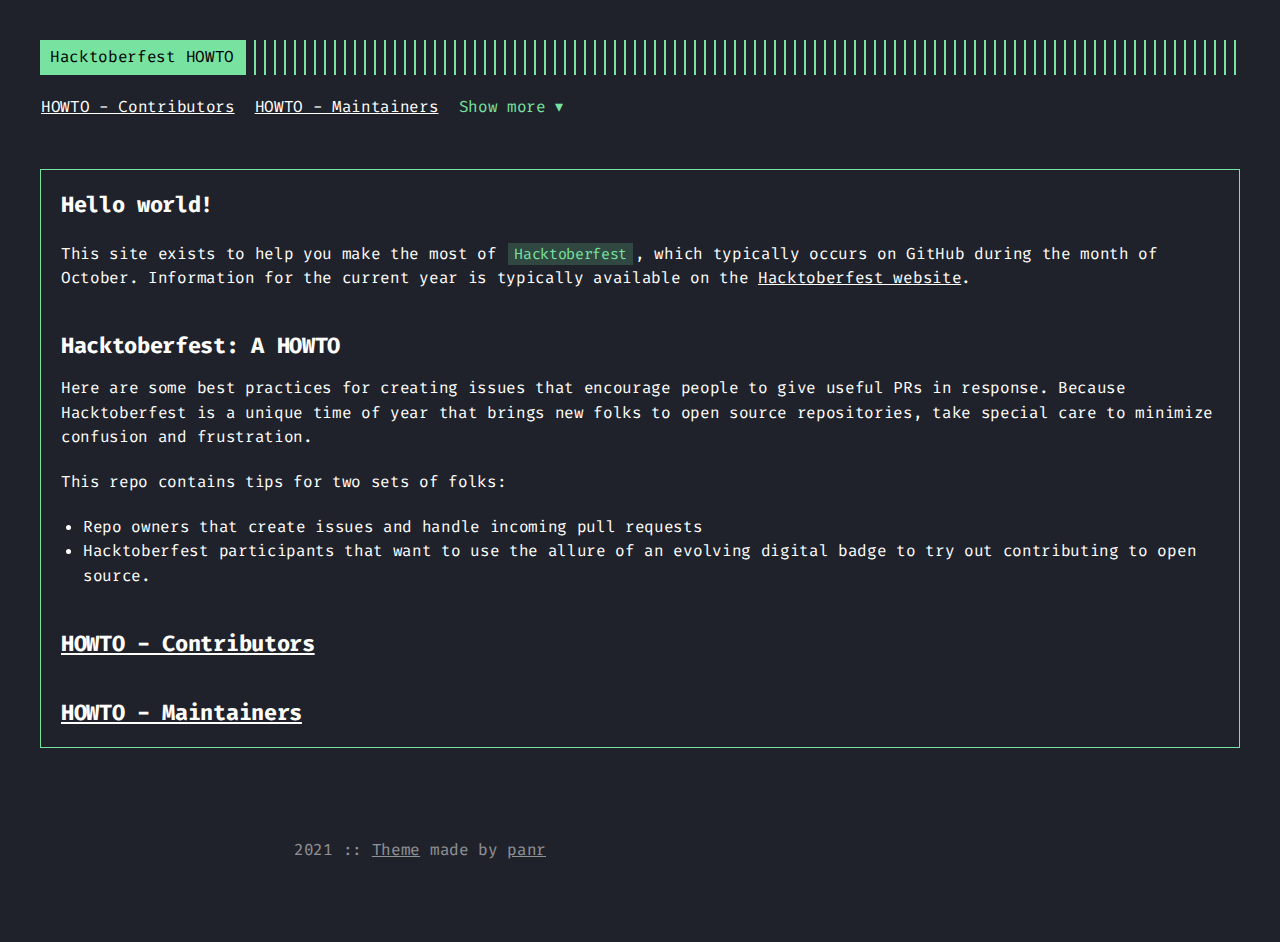
<file: index.html>
<!doctype html><html lang=en><head><meta name=generator content="Hugo 0.85.0"><title>Hacktoberfest HOWTO</title><meta charset=utf-8><meta name=viewport content="width=device-width,initial-scale=1"><meta name=description content="A community-created HOWTO for navigating Hacktoberfest"><meta name=keywords content="Hacktoberfest"><meta name=robots content="noodp"><link rel=canonical href=/><link rel=stylesheet href=/styles.css><link rel="shortcut icon" href=/img/theme-colors/green.png><link rel=apple-touch-icon href=/img/theme-colors/green.png><meta name=twitter:card content="summary"><meta name=twitter:site content><meta name=twitter:creator content><meta property="og:locale" content="en"><meta property="og:type" content="website"><meta property="og:title" content="Hacktoberfest HOWTO"><meta property="og:description" content="A community-created HOWTO for navigating Hacktoberfest"><meta property="og:url" content="/"><meta property="og:site_name" content="Hacktoberfest HOWTO"><meta property="og:image" content="/img/favicon/green.png"><meta property="og:image:width" content="1200"><meta property="og:image:height" content="627"><meta property="article:published_time" content="2021-09-15 20:34:52 +0000 UTC"><link href=/index.xml rel=alternate type=application/rss+xml title="Hacktoberfest HOWTO"></head><body class=green><div class="container full headings--one-size"><header class=header><div class=header__inner><div class=header__logo><a href=/><div class=logo>Hacktoberfest HOWTO</div></a></div><ul class="menu menu--mobile"><li class=menu__trigger>Menu&nbsp;▾</li><li><ul class=menu__dropdown><li><a href=/howto-contributors>HOWTO - Contributors</a></li><li><a href=/howto-maintainers>HOWTO - Maintainers</a></li><li><a href=/history>Theme History</a></li></ul></li></ul></div><nav class=navigation-menu><ul class="navigation-menu__inner menu--desktop"><li><a href=/howto-contributors>HOWTO - Contributors</a></li><li><a href=/howto-maintainers>HOWTO - Maintainers</a></li><li><ul class=menu><li class=menu__trigger>Show more&nbsp;▾</li><li><ul class=menu__dropdown><li><a href=/history>Theme History</a></li></ul></li></ul></li></ul></nav></header><div class=content><div class="index-content framed"><h3 id=hello-world>Hello world!</h3><p>This site exists to help you make the most of <code>Hacktoberfest</code>, which typically occurs on GitHub during the month of October. Information for the current year is typically available on the <a href=https://hacktoberfest.com/>Hacktoberfest website</a>.</p><h1 id=hacktoberfest-a-howto>Hacktoberfest: A HOWTO</h1><p>Here are some best practices for creating issues that encourage people to give useful PRs in response. Because Hacktoberfest is a unique time of year that brings new folks to open source repositories, take special care to minimize confusion and frustration.</p><p>This repo contains tips for two sets of folks:</p><ul><li>Repo owners that create issues and handle incoming pull requests</li><li>Hacktoberfest participants that want to use the allure of an evolving digital badge to try out contributing to open source.</li></ul><h1 id=howto---contributorshowto-contributors><a href=/howto-contributors>HOWTO - Contributors</a></h1><h1 id=howto---maintainershowto-maintainers><a href=/howto-maintainers>HOWTO - Maintainers</a></h1></div><div class=posts><div class=pagination><div class=pagination__buttons></div></div></div></div><footer class=footer><div class=footer__inner><div class="copyright copyright--user"><span>2021</span>
<span>:: <a href=https://github.com/panr/hugo-theme-terminal target=_blank>Theme</a> made by <a href=https://github.com/panr target=_blank>panr</a></span></div></div></footer><script type=text/javascript src=/bundle.min.js></script></div></body></html>
</file>
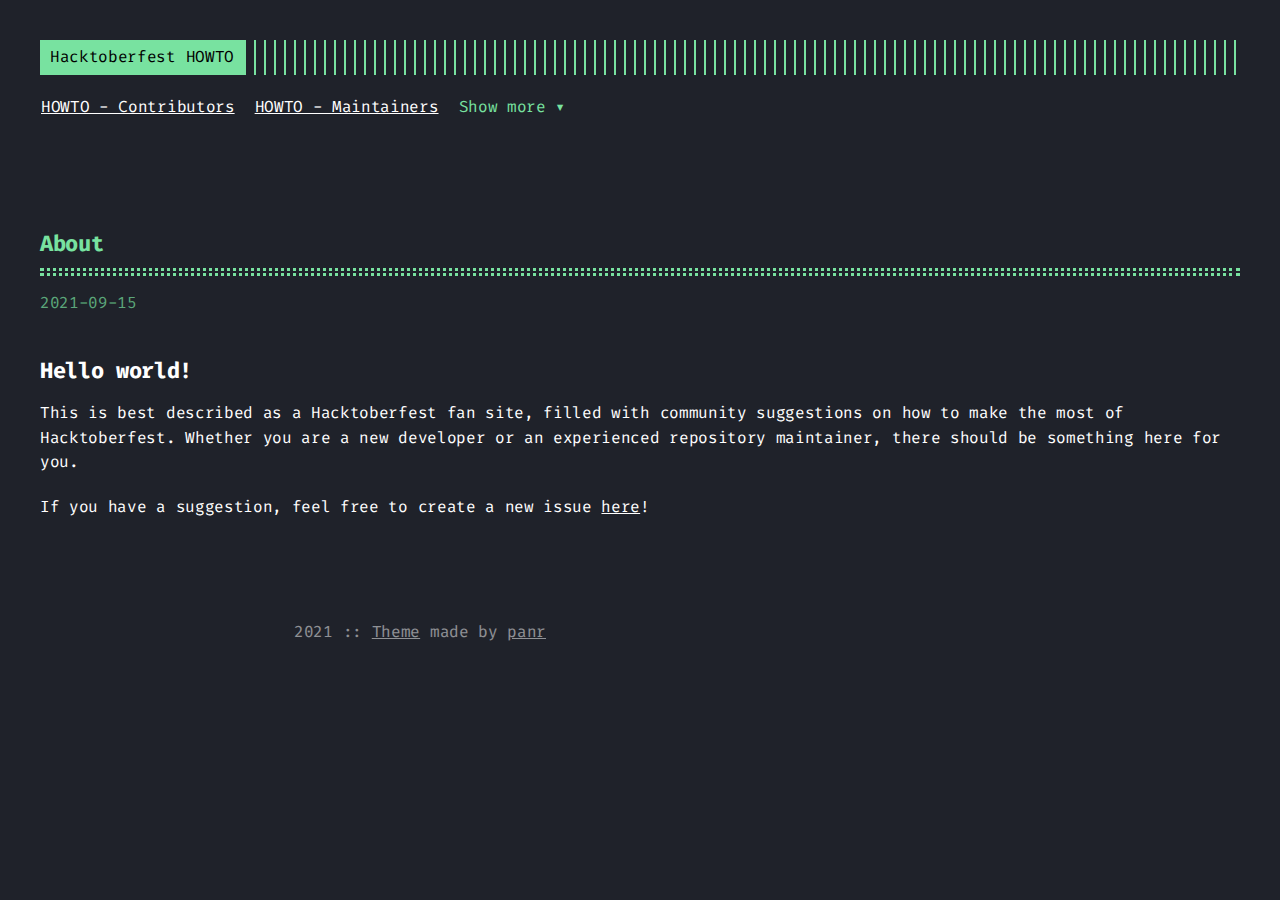
<file: about/index.html>
<!doctype html><html lang=en><head><title>About :: Hacktoberfest HOWTO</title><meta charset=utf-8><meta name=viewport content="width=device-width,initial-scale=1"><meta name=description content="Hello world! This is best described as a Hacktoberfest fan site, filled with community suggestions on how to make the most of Hacktoberfest. Whether you are a new developer or an experienced repository maintainer, there should be something here for you.
If you have a suggestion, feel free to create a new issue here!"><meta name=keywords content="Hacktoberfest"><meta name=robots content="noodp"><link rel=canonical href=/about/><link rel=stylesheet href=/styles.css><link rel="shortcut icon" href=/img/theme-colors/green.png><link rel=apple-touch-icon href=/img/theme-colors/green.png><meta name=twitter:card content="summary"><meta name=twitter:site content><meta name=twitter:creator content><meta property="og:locale" content="en"><meta property="og:type" content="article"><meta property="og:title" content="About"><meta property="og:description" content="Hello world! This is best described as a Hacktoberfest fan site, filled with community suggestions on how to make the most of Hacktoberfest. Whether you are a new developer or an experienced repository maintainer, there should be something here for you.
If you have a suggestion, feel free to create a new issue here!"><meta property="og:url" content="/about/"><meta property="og:site_name" content="Hacktoberfest HOWTO"><meta property="og:image" content="/img/favicon/green.png"><meta property="og:image:width" content="1200"><meta property="og:image:height" content="627"><meta property="article:published_time" content="2021-09-15 20:09:36 +0000 UTC"></head><body class=green><div class="container full headings--one-size"><header class=header><div class=header__inner><div class=header__logo><a href=/><div class=logo>Hacktoberfest HOWTO</div></a></div><ul class="menu menu--mobile"><li class=menu__trigger>Menu&nbsp;▾</li><li><ul class=menu__dropdown><li><a href=/howto-contributors>HOWTO - Contributors</a></li><li><a href=/howto-maintainers>HOWTO - Maintainers</a></li><li><a href=/history>Theme History</a></li></ul></li></ul></div><nav class=navigation-menu><ul class="navigation-menu__inner menu--desktop"><li><a href=/howto-contributors>HOWTO - Contributors</a></li><li><a href=/howto-maintainers>HOWTO - Maintainers</a></li><li><ul class=menu><li class=menu__trigger>Show more&nbsp;▾</li><li><ul class=menu__dropdown><li><a href=/history>Theme History</a></li></ul></li></ul></li></ul></nav></header><div class=content><article class=post><h1 class=post-title><a href=/about/>About</a></h1><div class=post-meta><time class=post-date>2021-09-15</time></div><div class=post-content><div><h1 id=hello-world>Hello world!<a href=#hello-world class=hanchor arialabel=Anchor>&#8983;</a></h1><p>This is best described as a Hacktoberfest fan site, filled with community suggestions on how to make the most of Hacktoberfest. Whether you are a new developer or an experienced repository maintainer, there should be something here for you.</p><p>If you have a suggestion, feel free to create a new issue <a href=https://github.com/hacktoberfesthowto/howto-blog/issues>here</a>!</p></div></div></article></div><footer class=footer><div class=footer__inner><div class="copyright copyright--user"><span>2021</span>
<span>:: <a href=https://github.com/panr/hugo-theme-terminal target=_blank>Theme</a> made by <a href=https://github.com/panr target=_blank>panr</a></span></div></div></footer><script type=text/javascript src=/bundle.min.js></script></div></body></html>
</file>
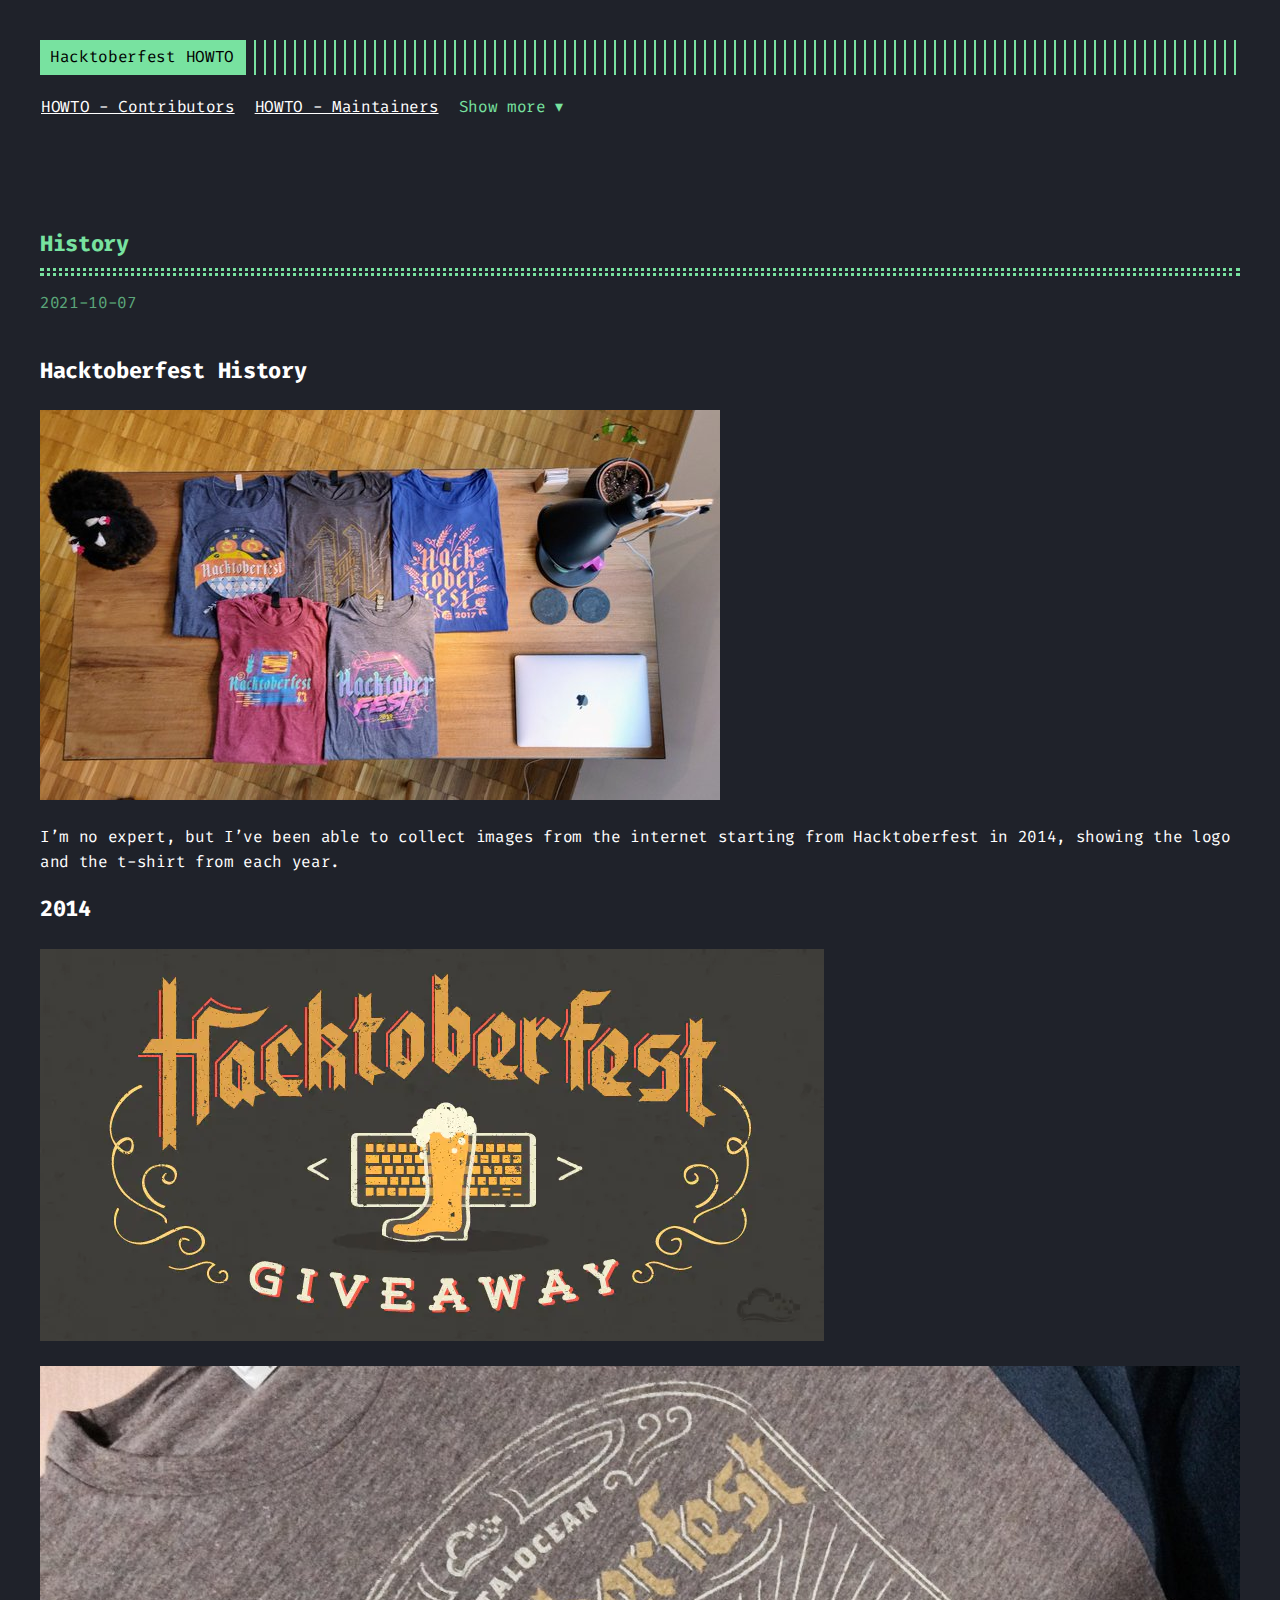
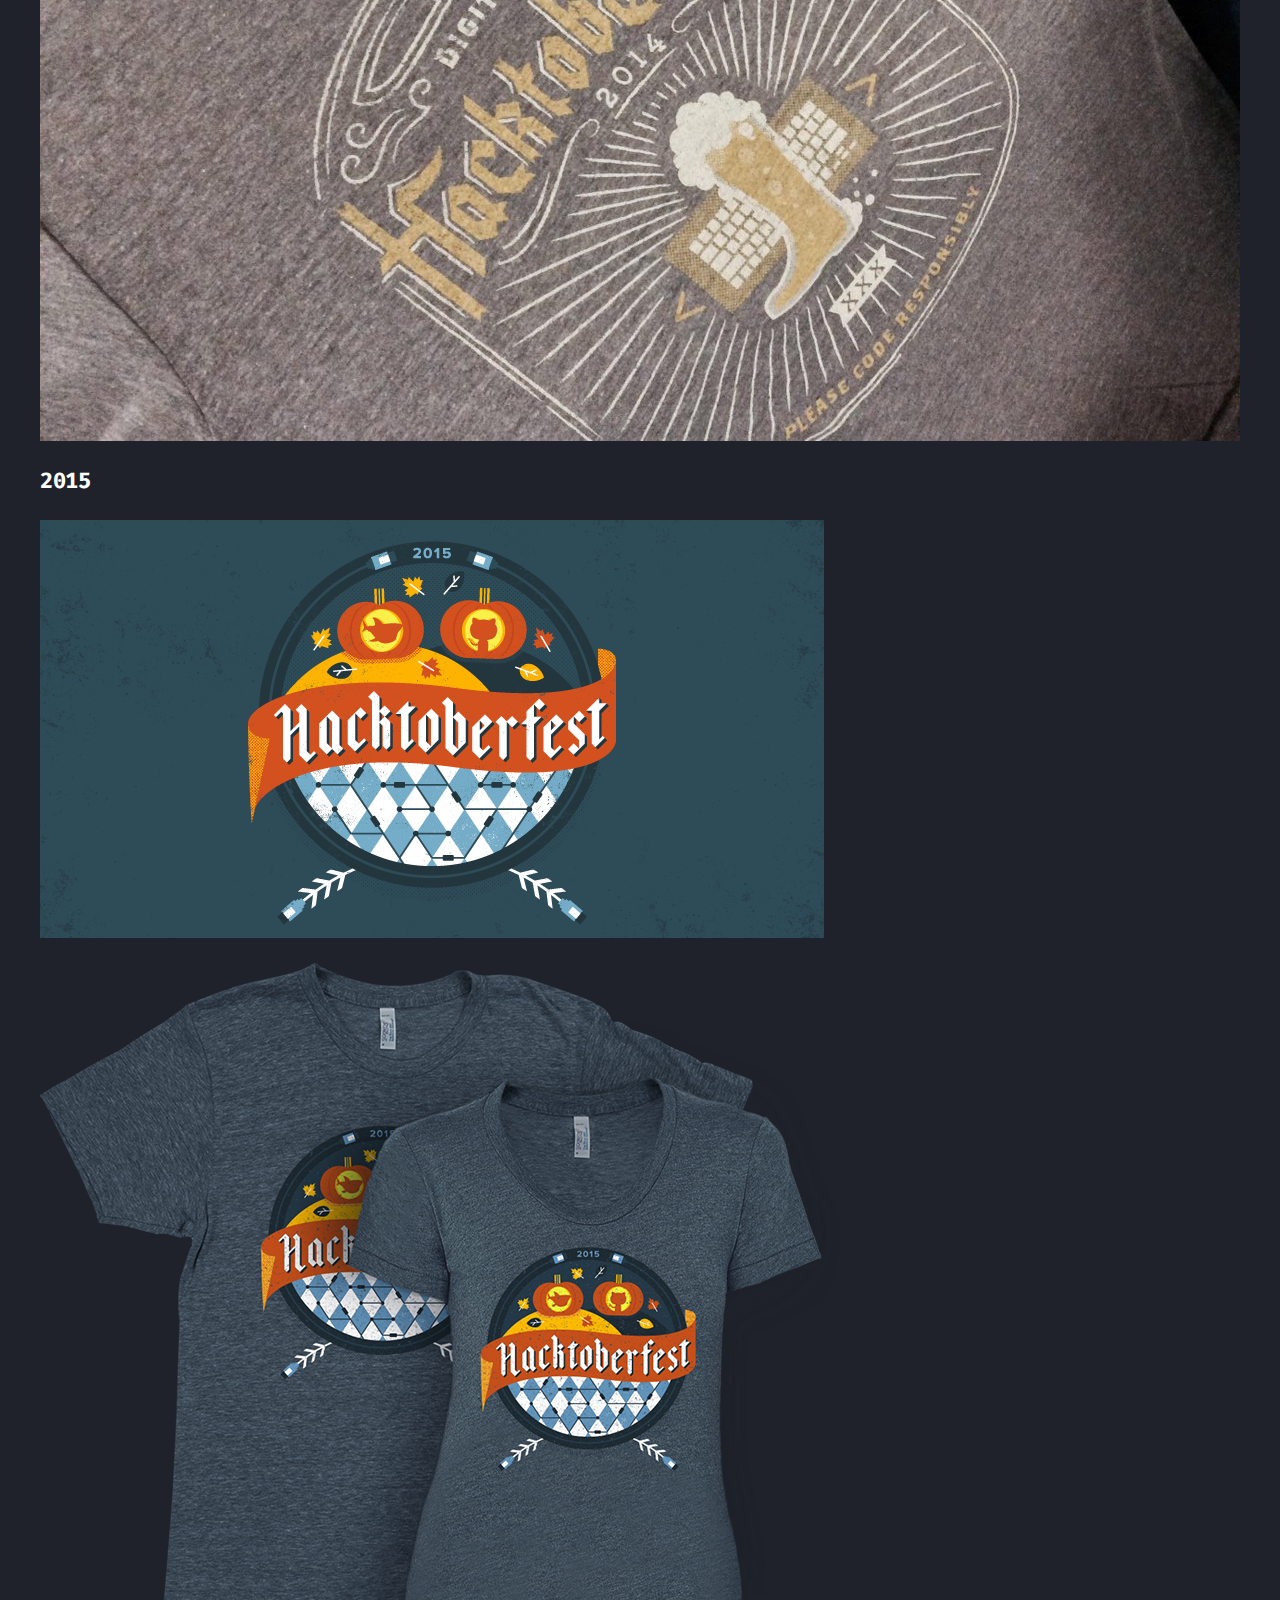
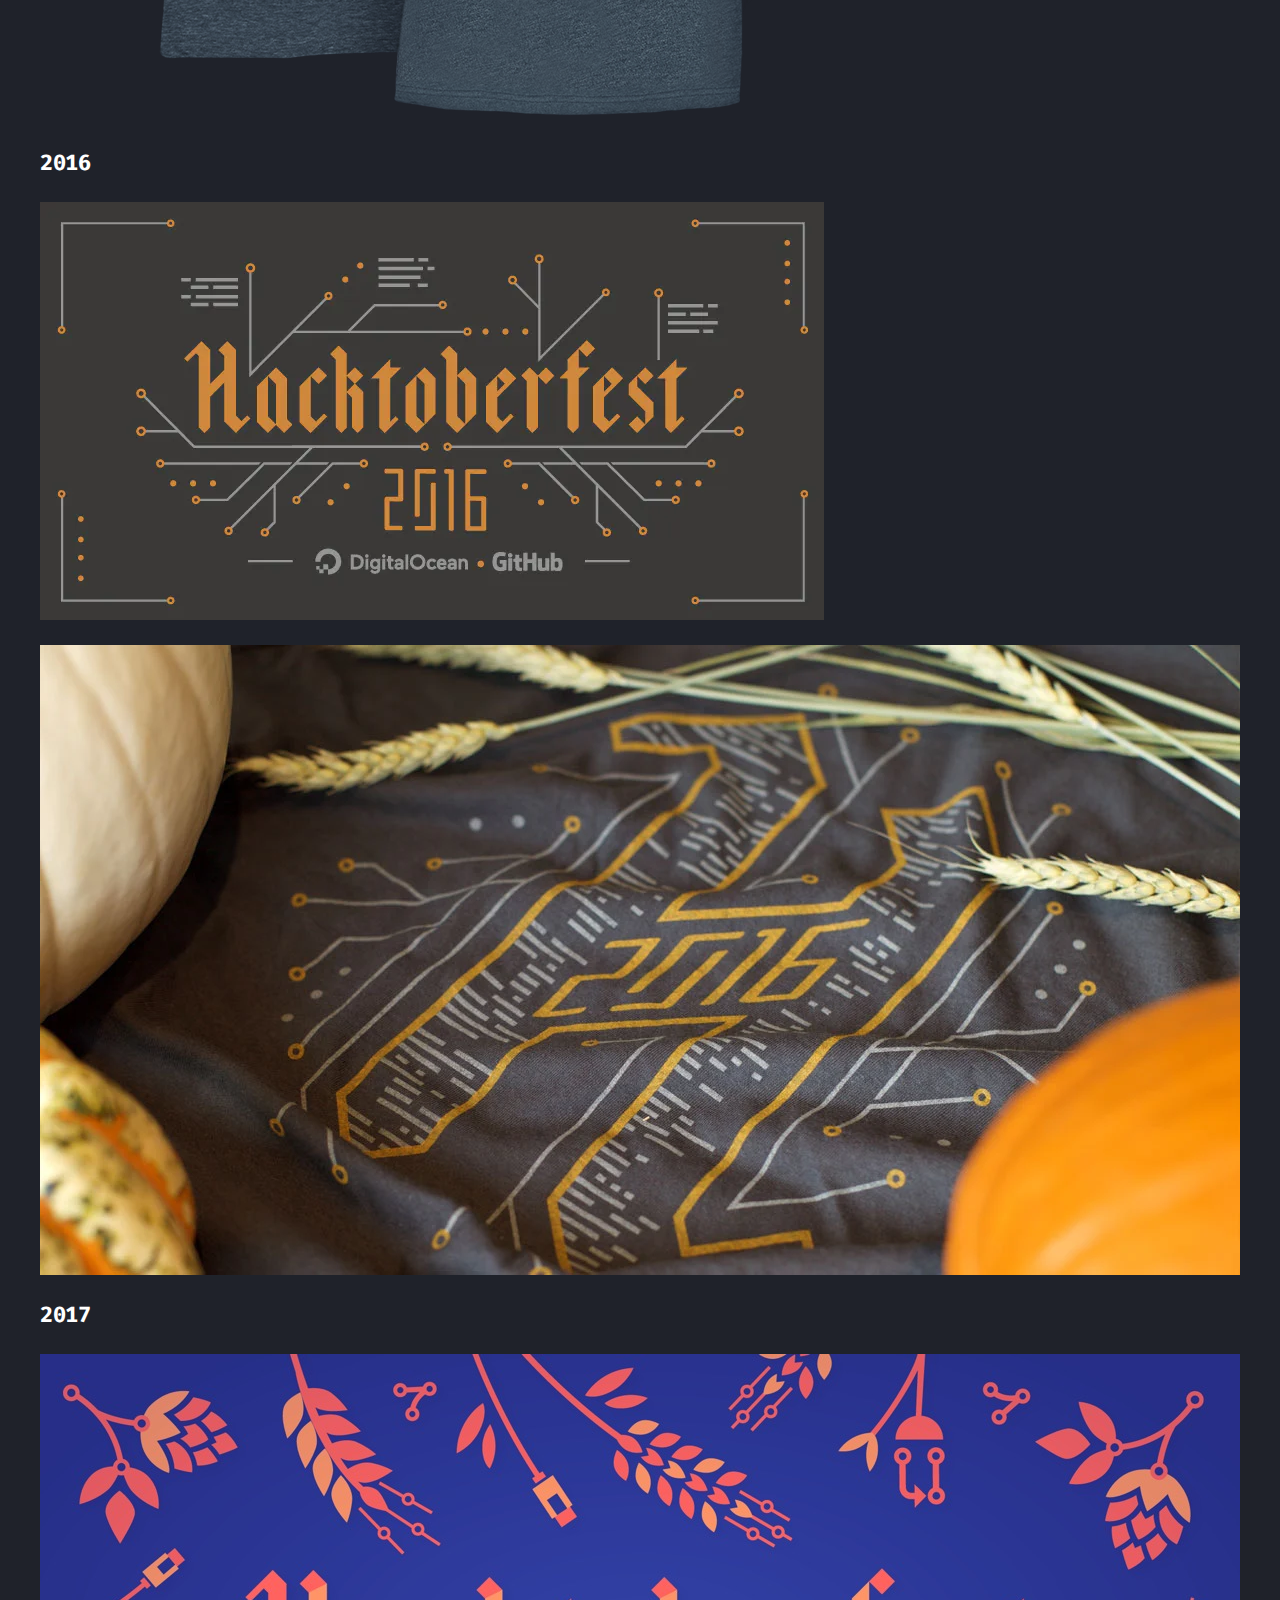
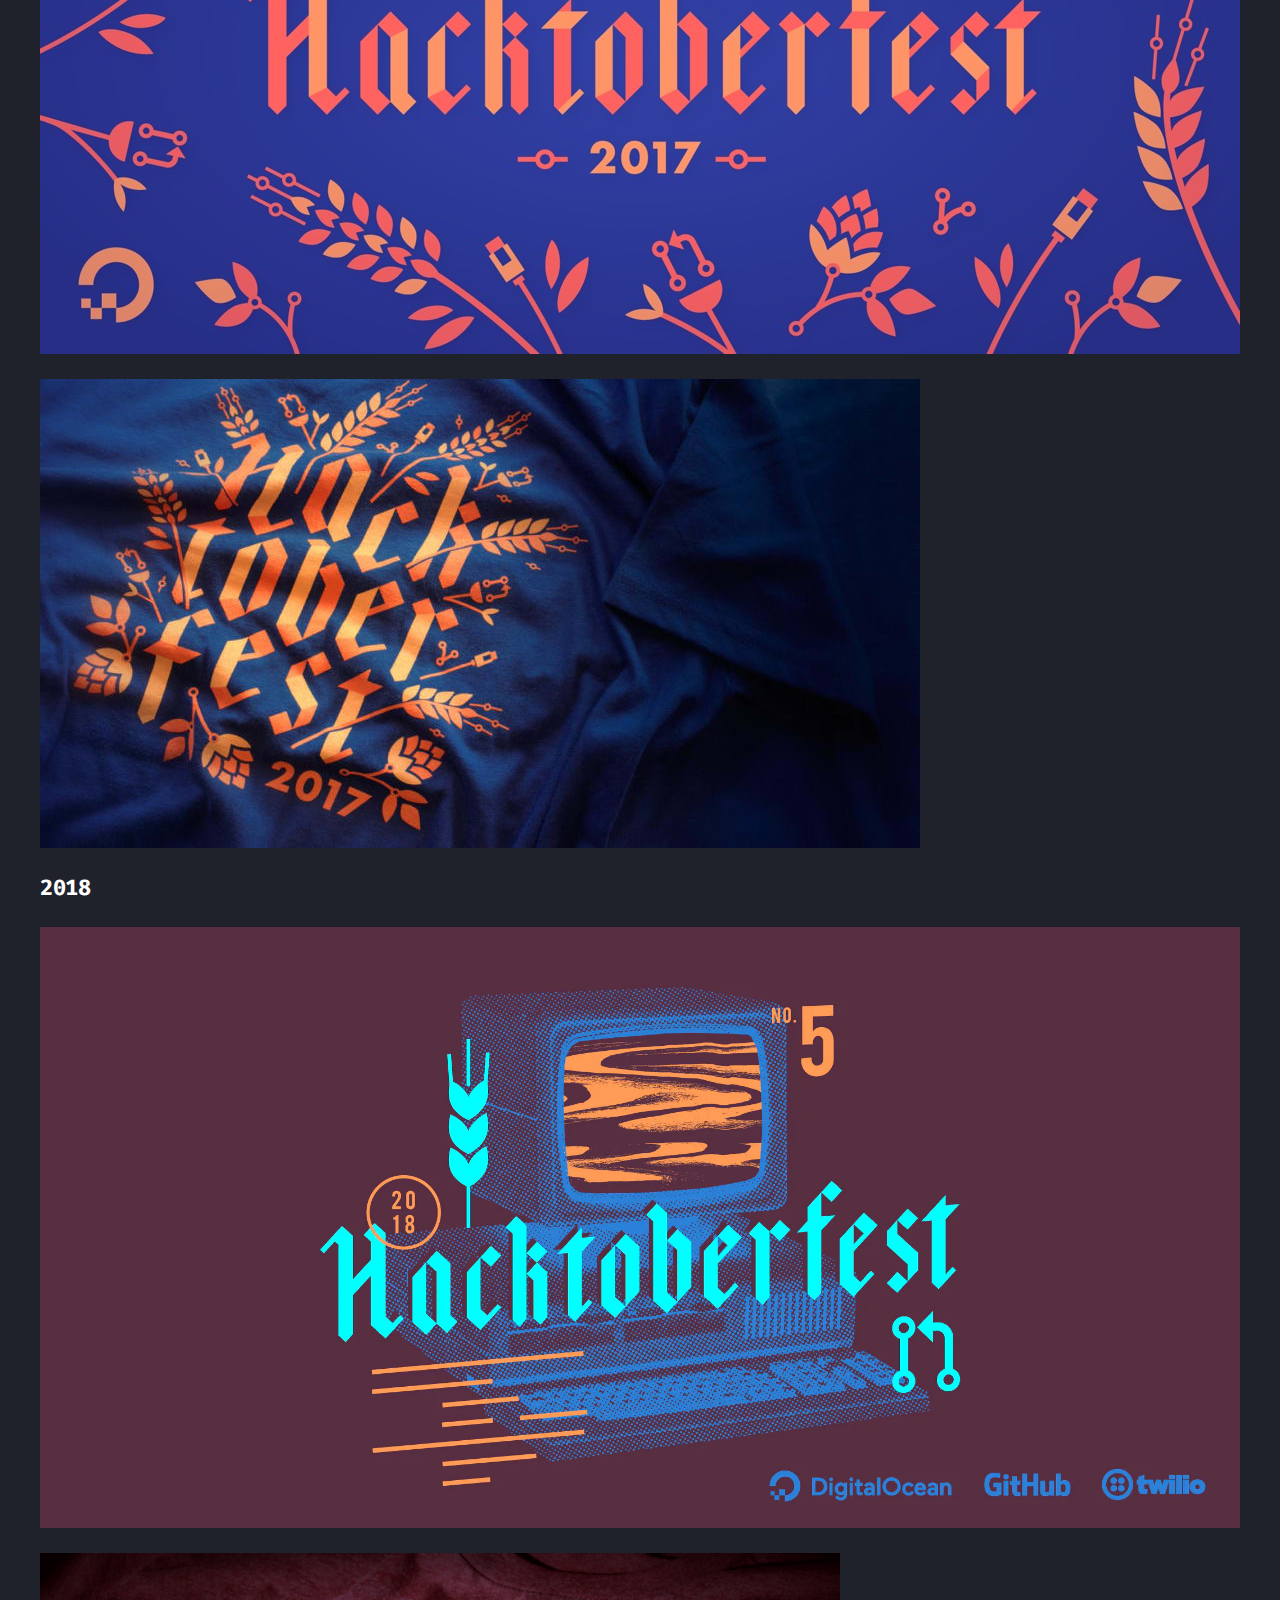
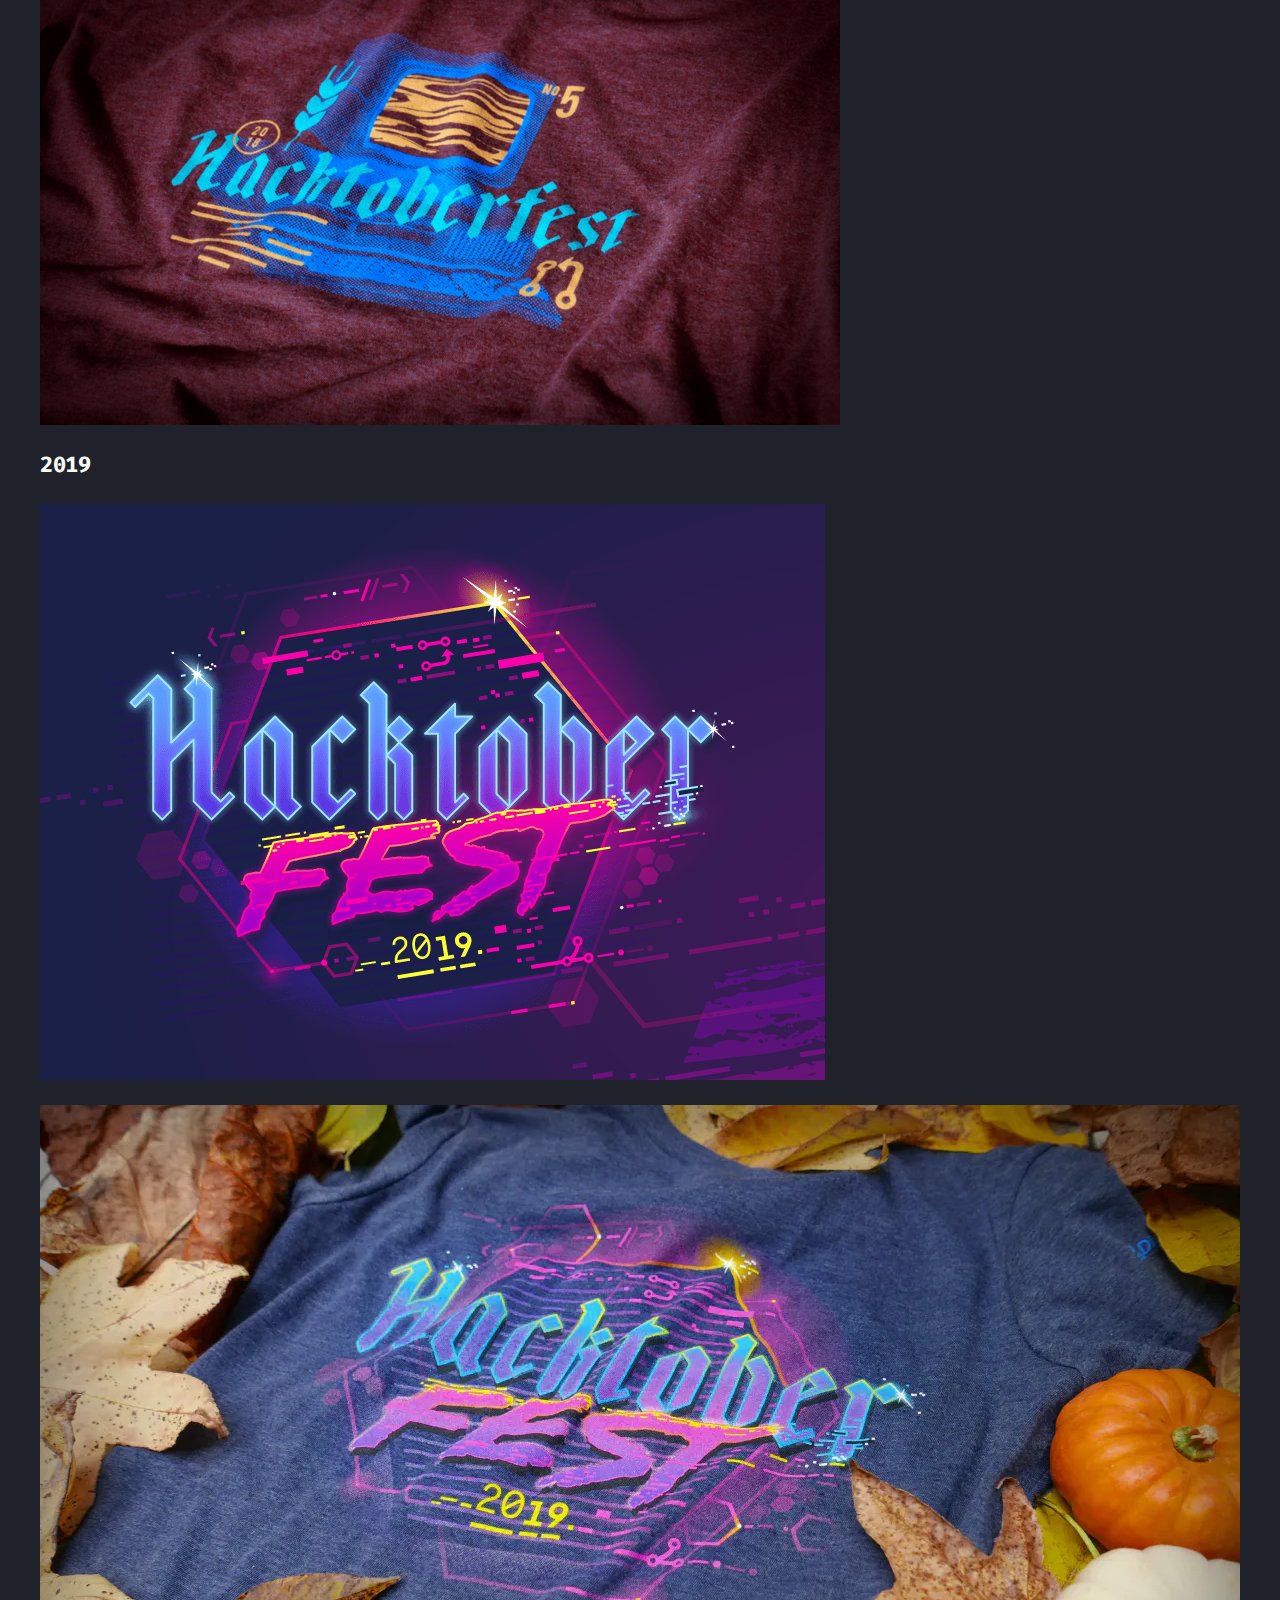
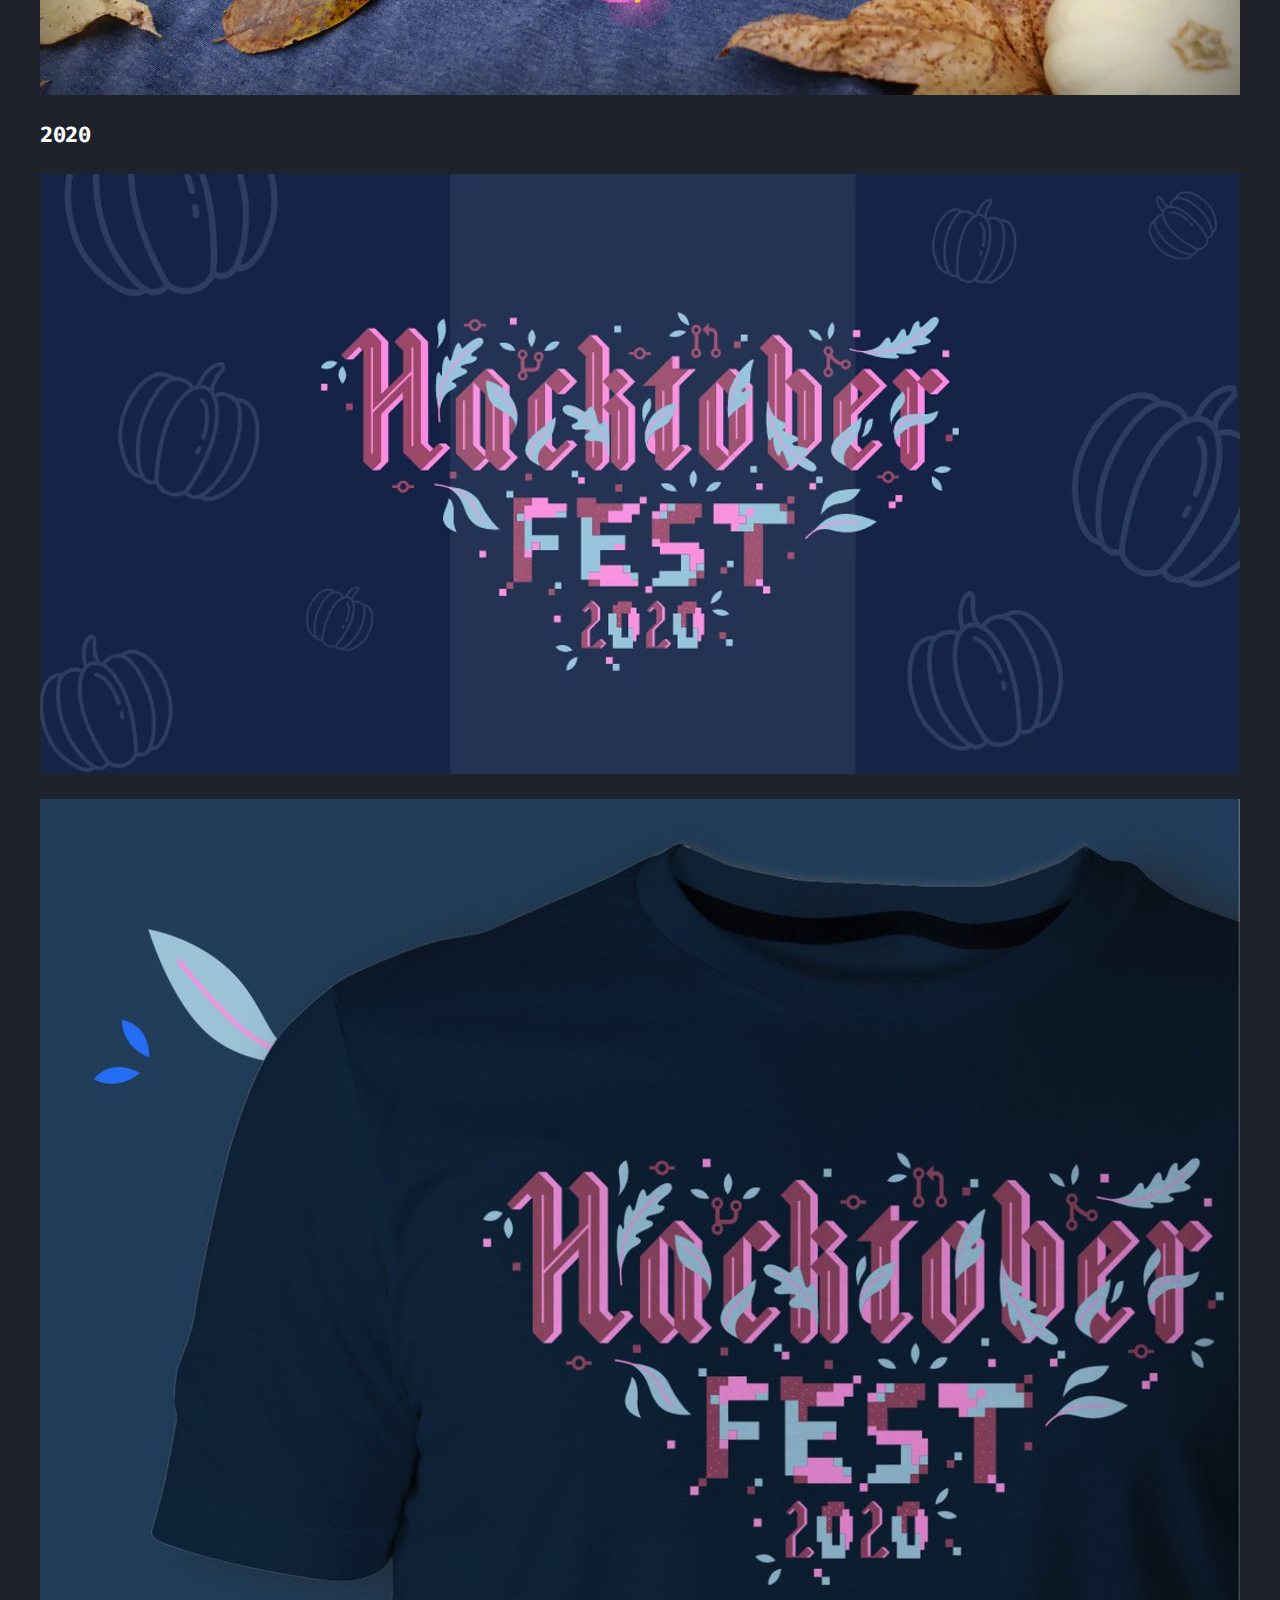
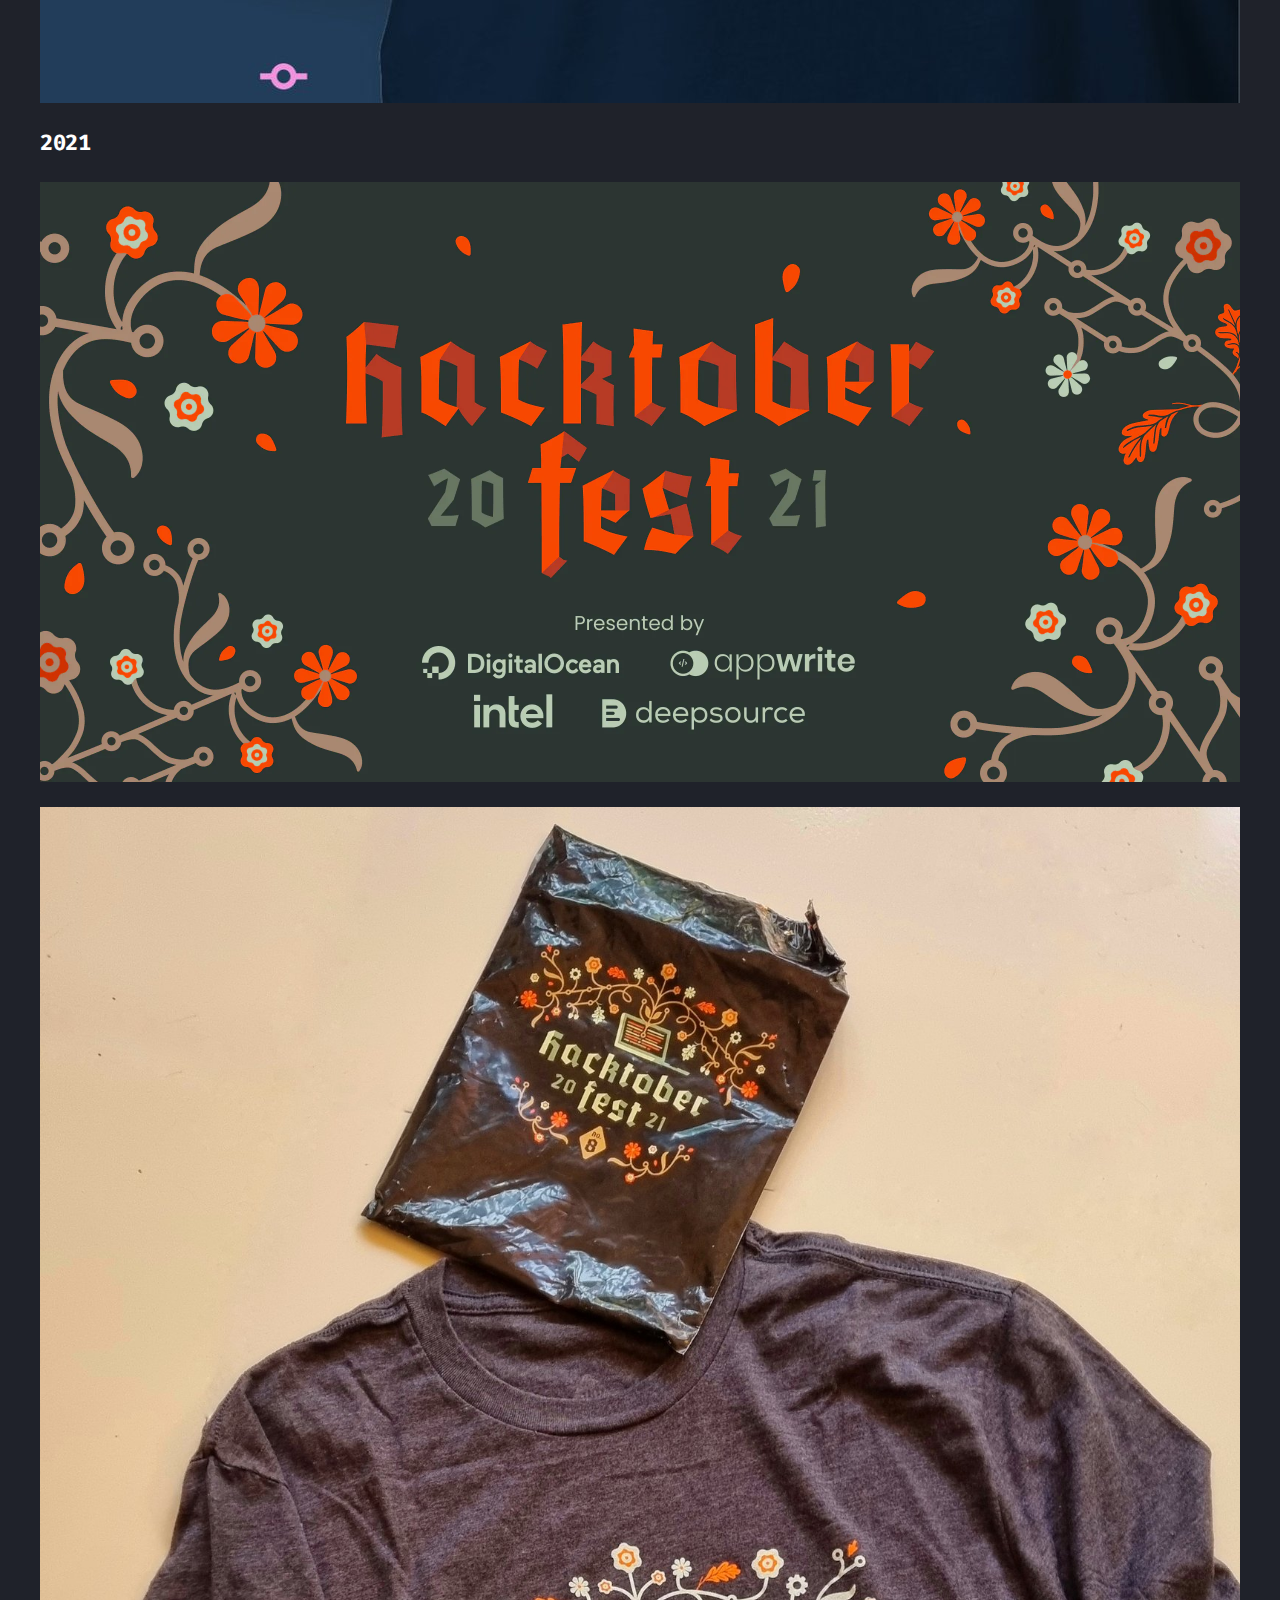
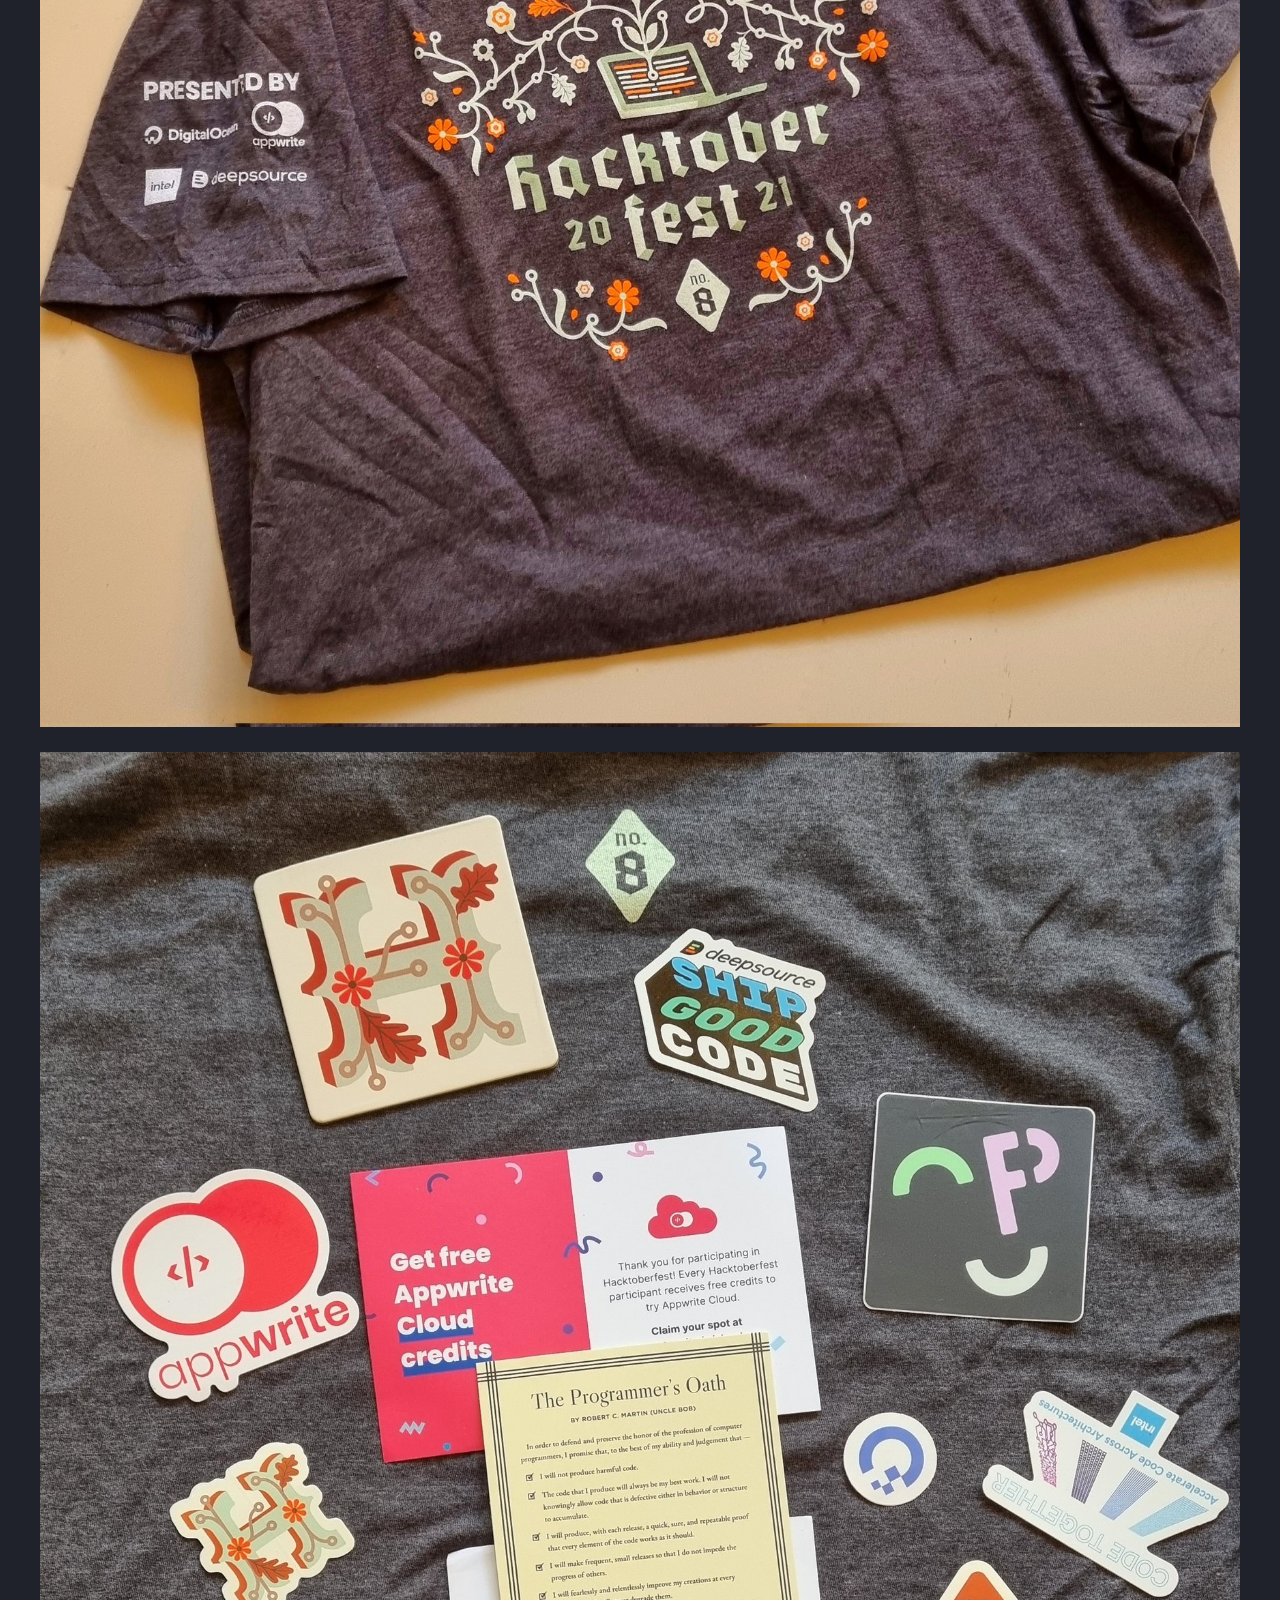
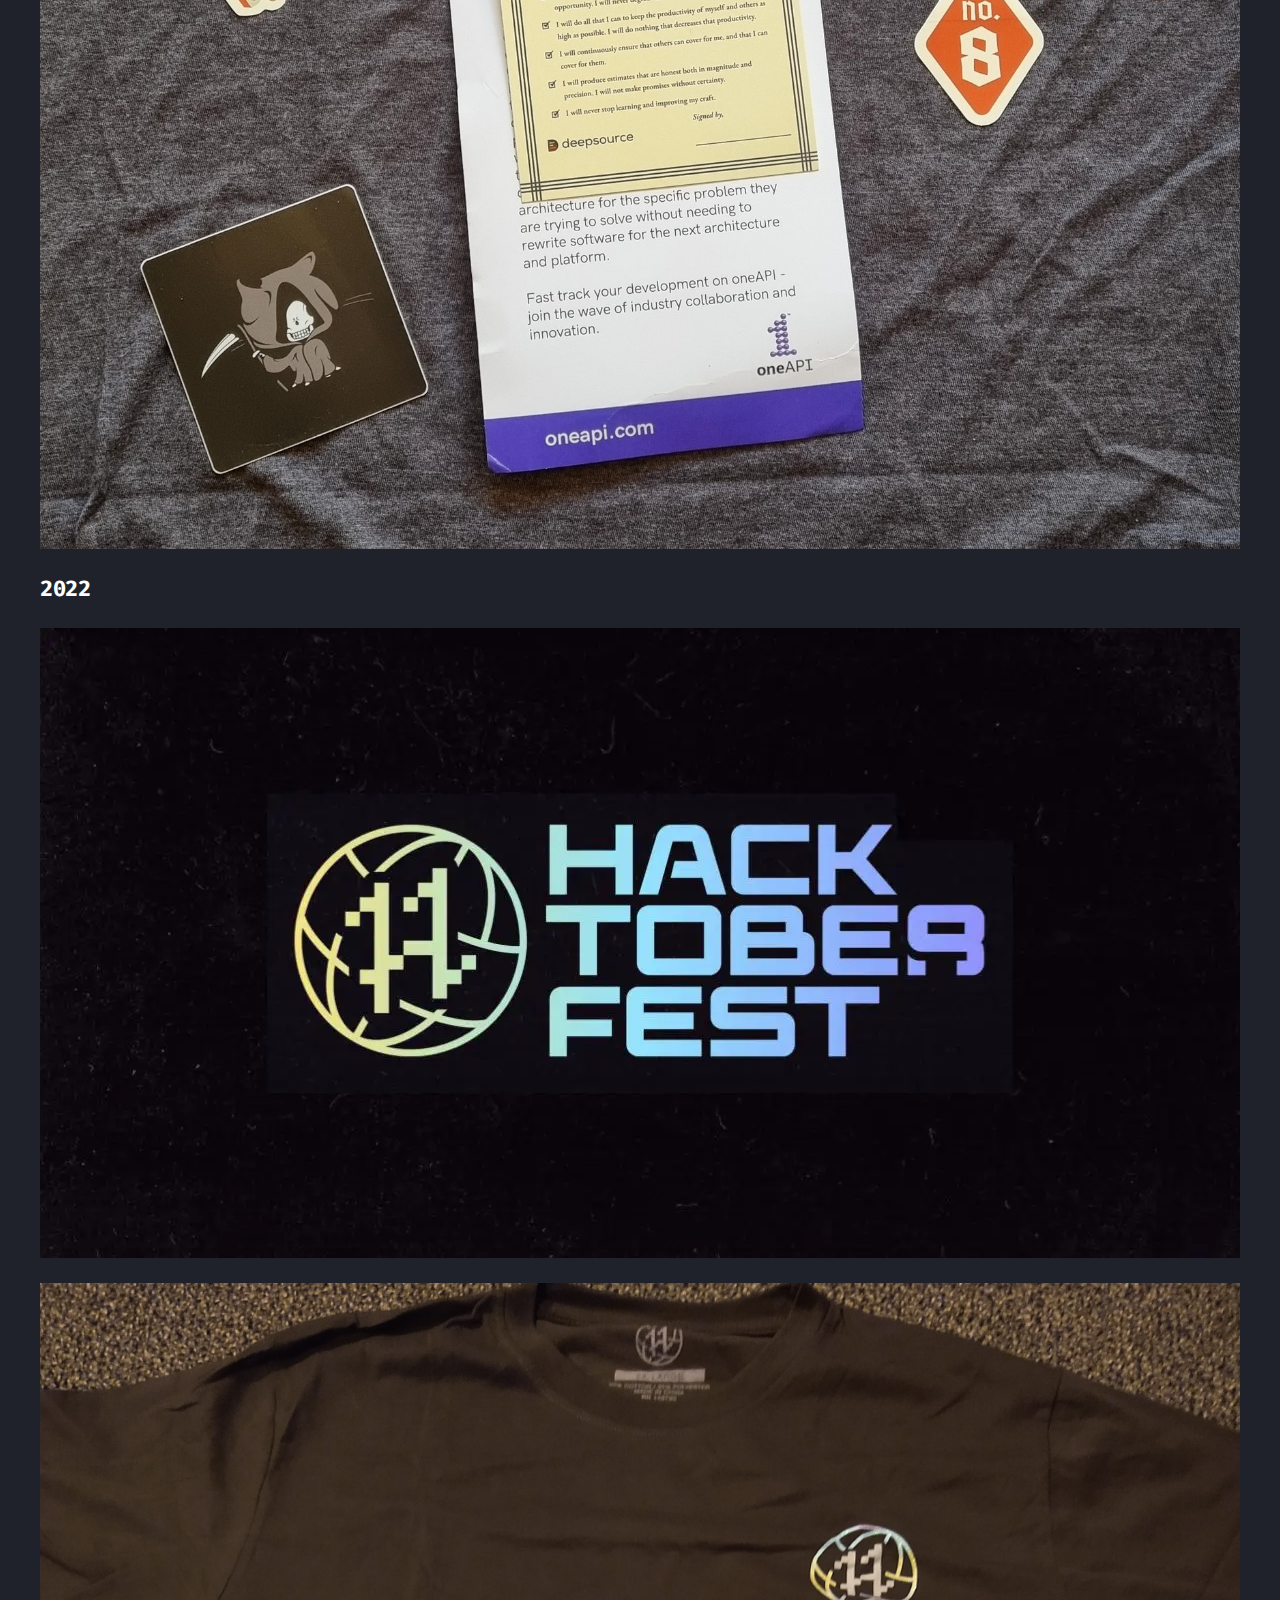
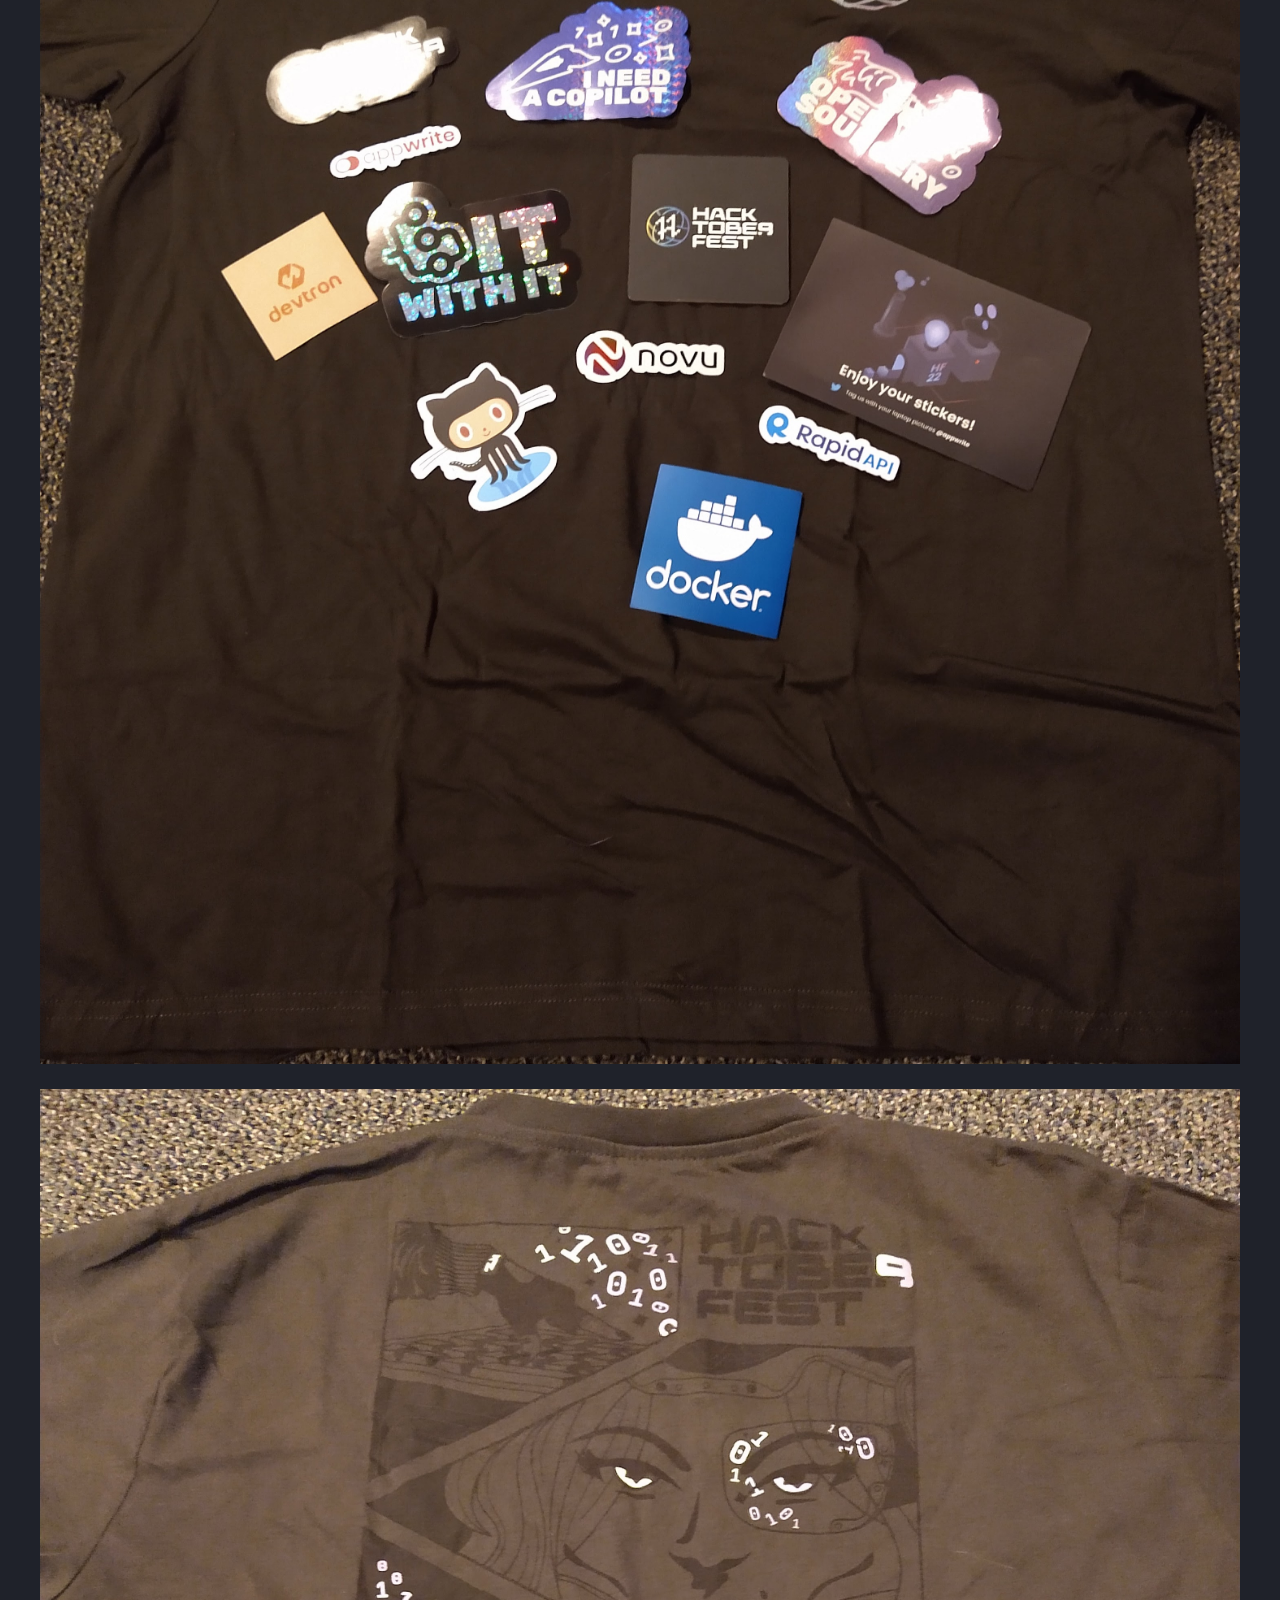
<file: history/index.html>
<!doctype html><html lang=en><head><title>History :: Hacktoberfest HOWTO</title><meta charset=utf-8><meta name=viewport content="width=device-width,initial-scale=1"><meta name=description content="Hacktoberfest History  I&amp;rsquo;m no expert, but I&amp;rsquo;ve been able to collect images from the internet starting from Hacktoberfest in 2014, showing the logo and the t-shirt from each year.
2014   2015   2016   2017   2018   2019   2020   2021    2022    2023   No shirt. Why isn’t there a t-shirt this year?"><meta name=keywords content="Hacktoberfest"><meta name=robots content="noodp"><link rel=canonical href=/history/><link rel=stylesheet href=/styles.css><link rel="shortcut icon" href=/img/theme-colors/green.png><link rel=apple-touch-icon href=/img/theme-colors/green.png><meta name=twitter:card content="summary"><meta name=twitter:site content><meta name=twitter:creator content><meta property="og:locale" content="en"><meta property="og:type" content="article"><meta property="og:title" content="History"><meta property="og:description" content="Hacktoberfest History  I&amp;rsquo;m no expert, but I&amp;rsquo;ve been able to collect images from the internet starting from Hacktoberfest in 2014, showing the logo and the t-shirt from each year.
2014   2015   2016   2017   2018   2019   2020   2021    2022    2023   No shirt. Why isn’t there a t-shirt this year?"><meta property="og:url" content="/history/"><meta property="og:site_name" content="Hacktoberfest HOWTO"><meta property="og:image" content="/img/favicon/green.png"><meta property="og:image:width" content="1200"><meta property="og:image:height" content="627"><meta property="article:published_time" content="2021-10-07 02:21:15 +0000 UTC"></head><body class=green><div class="container full headings--one-size"><header class=header><div class=header__inner><div class=header__logo><a href=/><div class=logo>Hacktoberfest HOWTO</div></a></div><ul class="menu menu--mobile"><li class=menu__trigger>Menu&nbsp;▾</li><li><ul class=menu__dropdown><li><a href=/howto-contributors>HOWTO - Contributors</a></li><li><a href=/howto-maintainers>HOWTO - Maintainers</a></li><li><a href=/history>Theme History</a></li></ul></li></ul></div><nav class=navigation-menu><ul class="navigation-menu__inner menu--desktop"><li><a href=/howto-contributors>HOWTO - Contributors</a></li><li><a href=/howto-maintainers>HOWTO - Maintainers</a></li><li><ul class=menu><li class=menu__trigger>Show more&nbsp;▾</li><li><ul class=menu__dropdown><li><a href=/history>Theme History</a></li></ul></li></ul></li></ul></nav></header><div class=content><article class=post><h1 class=post-title><a href=/history/>History</a></h1><div class=post-meta><time class=post-date>2021-10-07</time></div><div class=post-content><div><h1 id=hacktoberfest-history>Hacktoberfest History<a href=#hacktoberfest-history class=hanchor arialabel=Anchor>&#8983;</a></h1><figure class=left><img src=/images/2014-2019Shirts.jpg></figure><p>I&rsquo;m no expert, but I&rsquo;ve been able to collect images from the internet starting from Hacktoberfest in 2014, showing the logo and the t-shirt from each year.</p><h2 id=2014>2014<a href=#2014 class=hanchor arialabel=Anchor>&#8983;</a></h2><figure class=left><img src=/images/2014Logo.webp></figure><figure class=left><img src=/images/2014Shirt.jpg></figure><h2 id=2015>2015<a href=#2015 class=hanchor arialabel=Anchor>&#8983;</a></h2><figure class=left><img src=/images/2015Logo.webp></figure><figure class=left><img src=/images/2015Shirt3.png></figure><h2 id=2016>2016<a href=#2016 class=hanchor arialabel=Anchor>&#8983;</a></h2><figure class=left><img src=/images/2016Logo.webp></figure><figure class=left><img src=/images/2016Shirt.webp></figure><h2 id=2017>2017<a href=#2017 class=hanchor arialabel=Anchor>&#8983;</a></h2><figure class=left><img src=/images/2017Logo.jpg></figure><figure class=left><img src=/images/2017Shirt.jpg></figure><h2 id=2018>2018<a href=#2018 class=hanchor arialabel=Anchor>&#8983;</a></h2><figure class=left><img src=/images/2018Logo.webp></figure><figure class=left><img src=/images/2018Shirt.png></figure><h2 id=2019>2019<a href=#2019 class=hanchor arialabel=Anchor>&#8983;</a></h2><figure class=left><img src=/images/2019Logo.webp></figure><figure class=left><img src=/images/2019Shirt.webp></figure><h2 id=2020>2020<a href=#2020 class=hanchor arialabel=Anchor>&#8983;</a></h2><figure class=left><img src=/images/2020Logo.webp></figure><figure class=left><img src=/images/2020Shirt.jpg></figure><h2 id=2021>2021<a href=#2021 class=hanchor arialabel=Anchor>&#8983;</a></h2><figure class=left><img src=/images/2021Logo.webp></figure><figure class=left><img src=/images/2021Shirt.jpg></figure><figure class=left><img src=/images/2021Swag.jpg></figure><h2 id=2022>2022<a href=#2022 class=hanchor arialabel=Anchor>&#8983;</a></h2><figure class=left><img src=/images/2022Logo.webp></figure><figure class=left><img src=/images/2022Shirt1.jpeg></figure><figure class=left><img src=/images/2022Shirt2.jpg></figure><h2 id=2023>2023<a href=#2023 class=hanchor arialabel=Anchor>&#8983;</a></h2><figure class=left><img src=/images/2023logo-horizontal.svg></figure><figure class=left><img src=/images/2023logo.svg></figure><h1 id=no-shirt>No shirt.<a href=#no-shirt class=hanchor arialabel=Anchor>&#8983;</a></h1><h1 id=why-isnt-there-a-t-shirt-this-year>Why isn’t there a t-shirt this year?<a href=#why-isnt-there-a-t-shirt-this-year class=hanchor arialabel=Anchor>&#8983;</a></h1><h1 id=[base64]>Good question! Here is the response from the official Hacktoberfest page (originally posted at <a href=https://web.archive.org/web/20231009172722/https://hacktoberfest.com/participation/#faq>https://hacktoberfest.com/participation/#faq</a>):<a href=#[base64] class=hanchor arialabel=Anchor>&#8983;</a></h1><blockquote><p>As Hacktoberfest has grown, so have the logistical challenges associated with creating a reward. Unfortunately, it’s no longer feasible for us to provide a free t-shirt. Nevertheless, we still want participants to have a memorable experience and receive a special memento marking their participation and the year.</p><p><strong>Instead of a t-shirt reward</strong>, we’re partnering with Holopin and our sponsors to provide digital rewards, making global delivery much simpler. We believe this shift will allow Hacktoberfest to continue supporting and raising awareness for open-source projects worldwide for years to come.</p><p>Visit our <a href=https://tree-nation.com/profile/hacktoberfest>Tree-Nation profile</a> to learn more.</p></blockquote><h2 id=2024>2024<a href=#2024 class=hanchor arialabel=Anchor>&#8983;</a></h2><figure class=left><img src=/images/2024logo.png></figure><h1 id=no-shirt-1>No shirt.<a href=#no-shirt-1 class=hanchor arialabel=Anchor>&#8983;</a></h1></div></div></article></div><footer class=footer><div class=footer__inner><div class="copyright copyright--user"><span>2021</span>
<span>:: <a href=https://github.com/panr/hugo-theme-terminal target=_blank>Theme</a> made by <a href=https://github.com/panr target=_blank>panr</a></span></div></div></footer><script type=text/javascript src=/bundle.min.js></script></div></body></html>
</file>
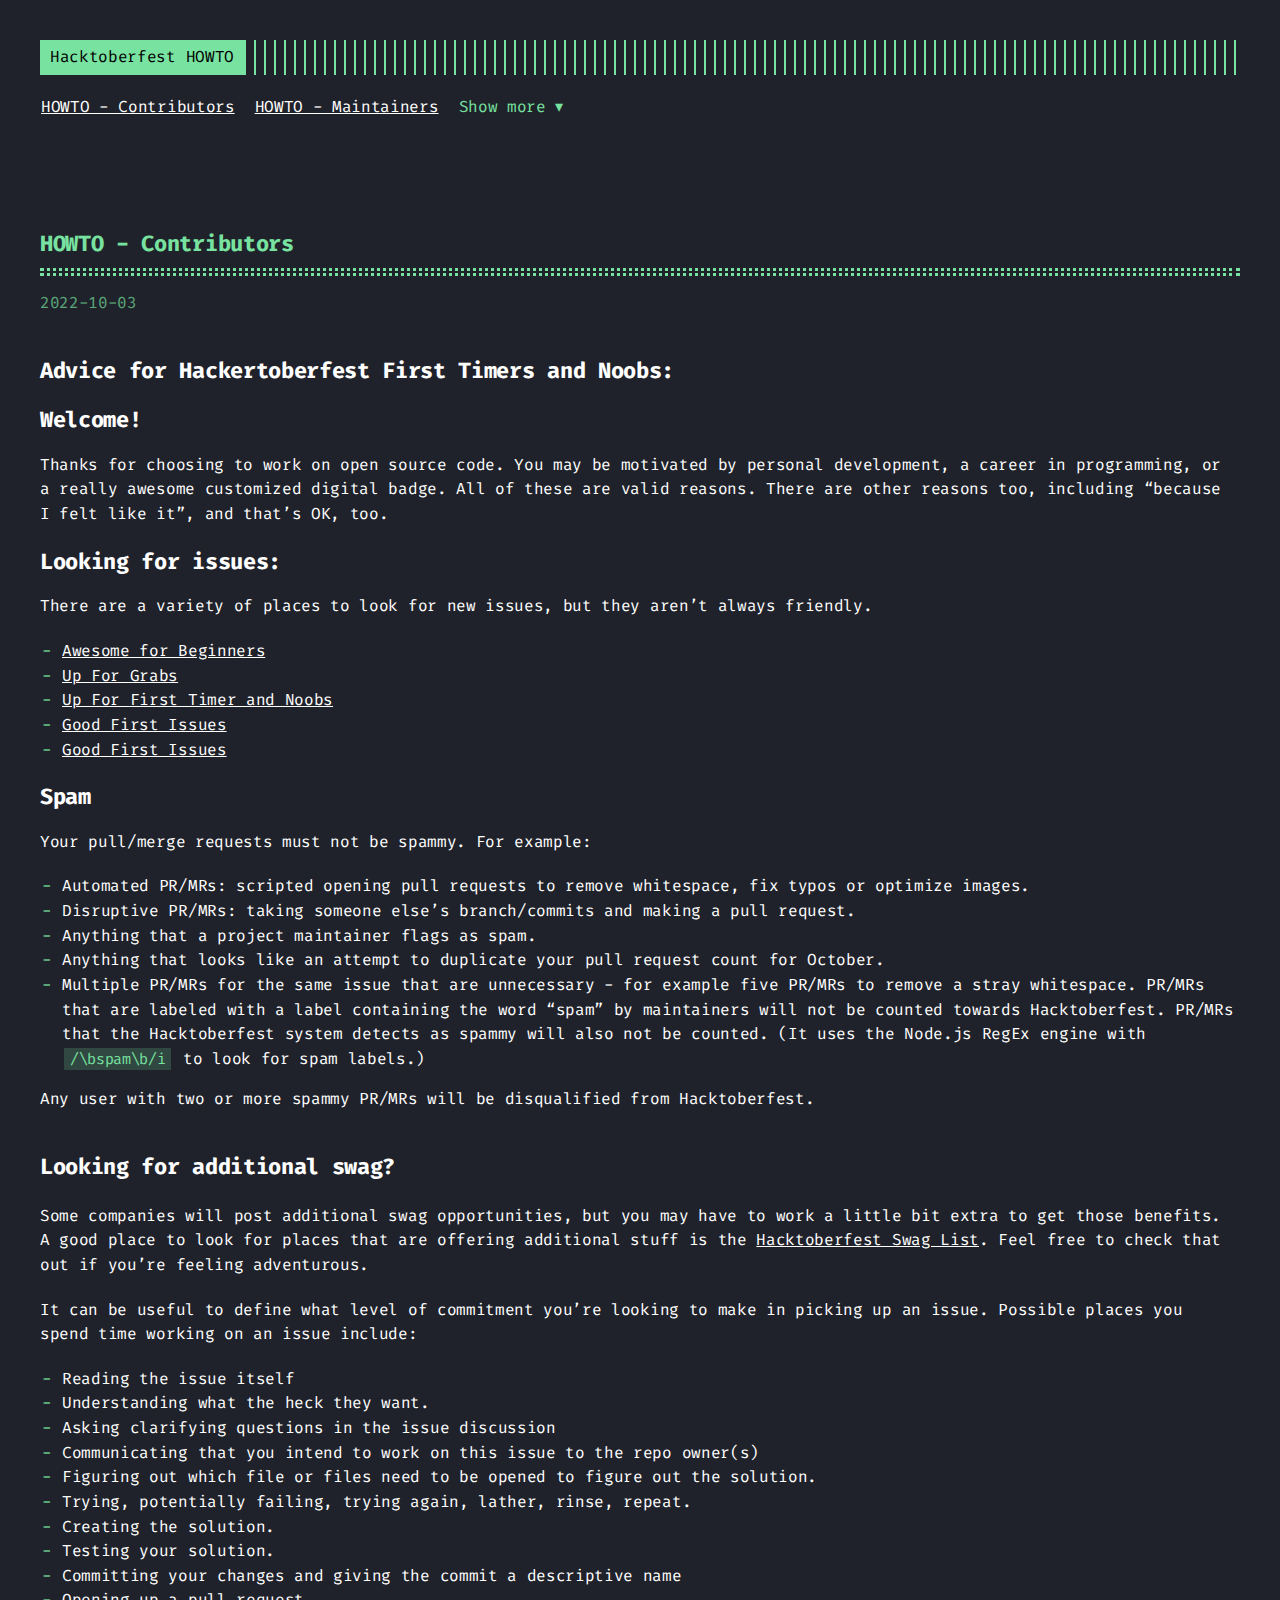
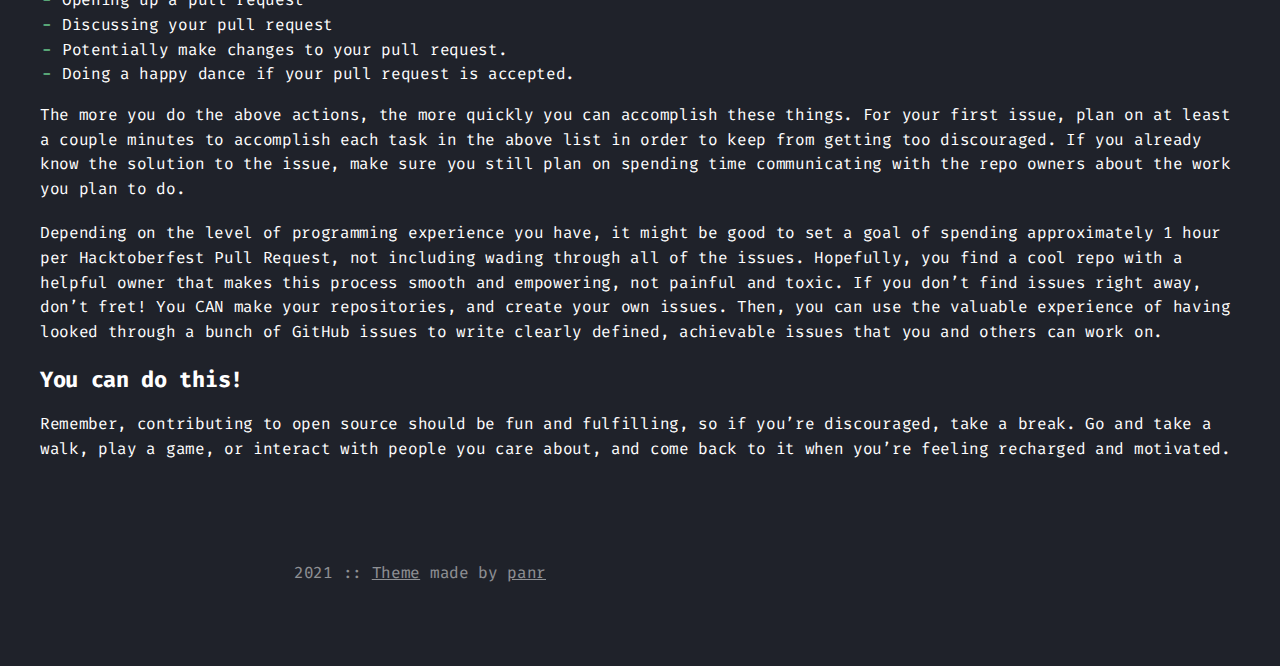
<file: howto-contributors/index.html>
<!doctype html><html lang=en><head><title>HOWTO - Contributors :: Hacktoberfest HOWTO</title><meta charset=utf-8><meta name=viewport content="width=device-width,initial-scale=1"><meta name=description content="Advice for Hackertoberfest First Timers and Noobs: Welcome! Thanks for choosing to work on open source code. You may be motivated by personal development, a career in programming, or a really awesome customized digital badge. All of these are valid reasons. There are other reasons too, including &amp;ldquo;because I felt like it&amp;rdquo;, and that&amp;rsquo;s OK, too.
Looking for issues: There are a variety of places to look for new issues, but they aren&amp;rsquo;t always friendly."><meta name=keywords content="Hacktoberfest"><meta name=robots content="noodp"><link rel=canonical href=/howto-contributors/><link rel=stylesheet href=/styles.css><link rel="shortcut icon" href=/img/theme-colors/green.png><link rel=apple-touch-icon href=/img/theme-colors/green.png><meta name=twitter:card content="summary"><meta name=twitter:site content><meta name=twitter:creator content><meta property="og:locale" content="en"><meta property="og:type" content="article"><meta property="og:title" content="HOWTO - Contributors"><meta property="og:description" content="Advice for Hackertoberfest First Timers and Noobs: Welcome! Thanks for choosing to work on open source code. You may be motivated by personal development, a career in programming, or a really awesome customized digital badge. All of these are valid reasons. There are other reasons too, including &amp;ldquo;because I felt like it&amp;rdquo;, and that&amp;rsquo;s OK, too.
Looking for issues: There are a variety of places to look for new issues, but they aren&amp;rsquo;t always friendly."><meta property="og:url" content="/howto-contributors/"><meta property="og:site_name" content="Hacktoberfest HOWTO"><meta property="og:image" content="/img/favicon/green.png"><meta property="og:image:width" content="1200"><meta property="og:image:height" content="627"><meta property="article:published_time" content="2022-10-03 02:25:41 +0000 UTC"></head><body class=green><div class="container full headings--one-size"><header class=header><div class=header__inner><div class=header__logo><a href=/><div class=logo>Hacktoberfest HOWTO</div></a></div><ul class="menu menu--mobile"><li class=menu__trigger>Menu&nbsp;▾</li><li><ul class=menu__dropdown><li><a href=/howto-contributors>HOWTO - Contributors</a></li><li><a href=/howto-maintainers>HOWTO - Maintainers</a></li><li><a href=/history>Theme History</a></li></ul></li></ul></div><nav class=navigation-menu><ul class="navigation-menu__inner menu--desktop"><li><a href=/howto-contributors>HOWTO - Contributors</a></li><li><a href=/howto-maintainers>HOWTO - Maintainers</a></li><li><ul class=menu><li class=menu__trigger>Show more&nbsp;▾</li><li><ul class=menu__dropdown><li><a href=/history>Theme History</a></li></ul></li></ul></li></ul></nav></header><div class=content><article class=post><h1 class=post-title><a href=/howto-contributors/>HOWTO - Contributors</a></h1><div class=post-meta><time class=post-date>2022-10-03</time></div><div class=post-content><div><h1 id=advice-for-hackertoberfest-first-timers-and-noobs>Advice for Hackertoberfest First Timers and Noobs:<a href=#advice-for-hackertoberfest-first-timers-and-noobs class=hanchor arialabel=Anchor>&#8983;</a></h1><h2 id=welcome>Welcome!<a href=#welcome class=hanchor arialabel=Anchor>&#8983;</a></h2><p>Thanks for choosing to work on open source code. You may be motivated by personal development, a career in programming, or a really awesome customized digital badge. All of these are valid reasons. There are other reasons too, including &ldquo;because I felt like it&rdquo;, and that&rsquo;s OK, too.</p><h2 id=looking-for-issues>Looking for issues:<a href=#looking-for-issues class=hanchor arialabel=Anchor>&#8983;</a></h2><p>There are a variety of places to look for new issues, but they aren&rsquo;t always friendly.</p><ul><li><a href=https://github.com/mungell/awesome-for-beginners>Awesome for Beginners</a></li><li><a href=https://up-for-grabs.net/#/>Up For Grabs</a></li><li><a href=https://www.firsttimersonly.com/>Up For First Timer and Noobs</a></li><li><a href=https://goodfirstissues.com/>Good First Issues</a></li><li><a href=https://goodfirstissue.dev/>Good First Issues</a></li></ul><h2 id=spam>Spam<a href=#spam class=hanchor arialabel=Anchor>&#8983;</a></h2><p>Your pull/merge requests must not be spammy. For example:</p><ul><li>Automated PR/MRs: scripted opening pull requests to remove whitespace, fix typos or optimize images.</li><li>Disruptive PR/MRs: taking someone else’s branch/commits and making a pull request.</li><li>Anything that a project maintainer flags as spam.</li><li>Anything that looks like an attempt to duplicate your pull request count for October.</li><li>Multiple PR/MRs for the same issue that are unnecessary - for example five PR/MRs to remove a stray whitespace.
PR/MRs that are labeled with a label containing the word “spam” by maintainers will not be counted towards Hacktoberfest.
PR/MRs that the Hacktoberfest system detects as spammy will also not be counted. (It uses the Node.js RegEx engine with <code>/\bspam\b/i</code> to look for spam labels.)</li></ul><p>Any user with two or more spammy PR/MRs will be disqualified from Hacktoberfest.</p><h3 id=looking-for-additional-swag>Looking for additional swag?<a href=#looking-for-additional-swag class=hanchor arialabel=Anchor>&#8983;</a></h3><p>Some companies will post additional swag opportunities, but you may have to work a little bit extra to get those benefits.
A good place to look for places that are offering additional stuff is the <a href=https://hacktoberfestswaglist.com/>Hacktoberfest Swag List</a>. Feel free to check that out if you&rsquo;re feeling adventurous.</p><p>It can be useful to define what level of commitment you&rsquo;re looking to make in picking up an issue.
Possible places you spend time working on an issue include:</p><ul><li>Reading the issue itself</li><li>Understanding what the heck they want.</li><li>Asking clarifying questions in the issue discussion</li><li>Communicating that you intend to work on this issue to the repo owner(s)</li><li>Figuring out which file or files need to be opened to figure out the solution.</li><li>Trying, potentially failing, trying again, lather, rinse, repeat.</li><li>Creating the solution.</li><li>Testing your solution.</li><li>Committing your changes and giving the commit a descriptive name</li><li>Opening up a pull request</li><li>Discussing your pull request</li><li>Potentially make changes to your pull request.</li><li>Doing a happy dance if your pull request is accepted.</li></ul><p>The more you do the above actions, the more quickly you can accomplish these things. For your first issue, plan on at least a couple minutes to accomplish each task in the above list in order to keep from getting too discouraged. If you already know the solution to the issue, make sure you still plan on spending time communicating with the repo owners about the work you plan to do.</p><p>Depending on the level of programming experience you have, it might be good to set a goal of spending approximately 1 hour per Hacktoberfest Pull Request, not including wading through all of the issues. Hopefully, you find a cool repo with a helpful owner that makes this process smooth and empowering, not painful and toxic. If you don&rsquo;t find issues right away, don&rsquo;t fret! You CAN make your repositories, and create your own issues. Then, you can use the valuable experience of having looked through a bunch of GitHub issues to write clearly defined, achievable issues that you and others can work on.</p><h2 id=you-can-do-this>You can do this!<a href=#you-can-do-this class=hanchor arialabel=Anchor>&#8983;</a></h2><p>Remember, contributing to open source should be fun and fulfilling, so if you&rsquo;re discouraged, take a break. Go and take a walk, play a game, or interact with people you care about, and come back to it when you&rsquo;re feeling recharged and motivated.</p></div></div></article></div><footer class=footer><div class=footer__inner><div class="copyright copyright--user"><span>2021</span>
<span>:: <a href=https://github.com/panr/hugo-theme-terminal target=_blank>Theme</a> made by <a href=https://github.com/panr target=_blank>panr</a></span></div></div></footer><script type=text/javascript src=/bundle.min.js></script></div></body></html>
</file>
